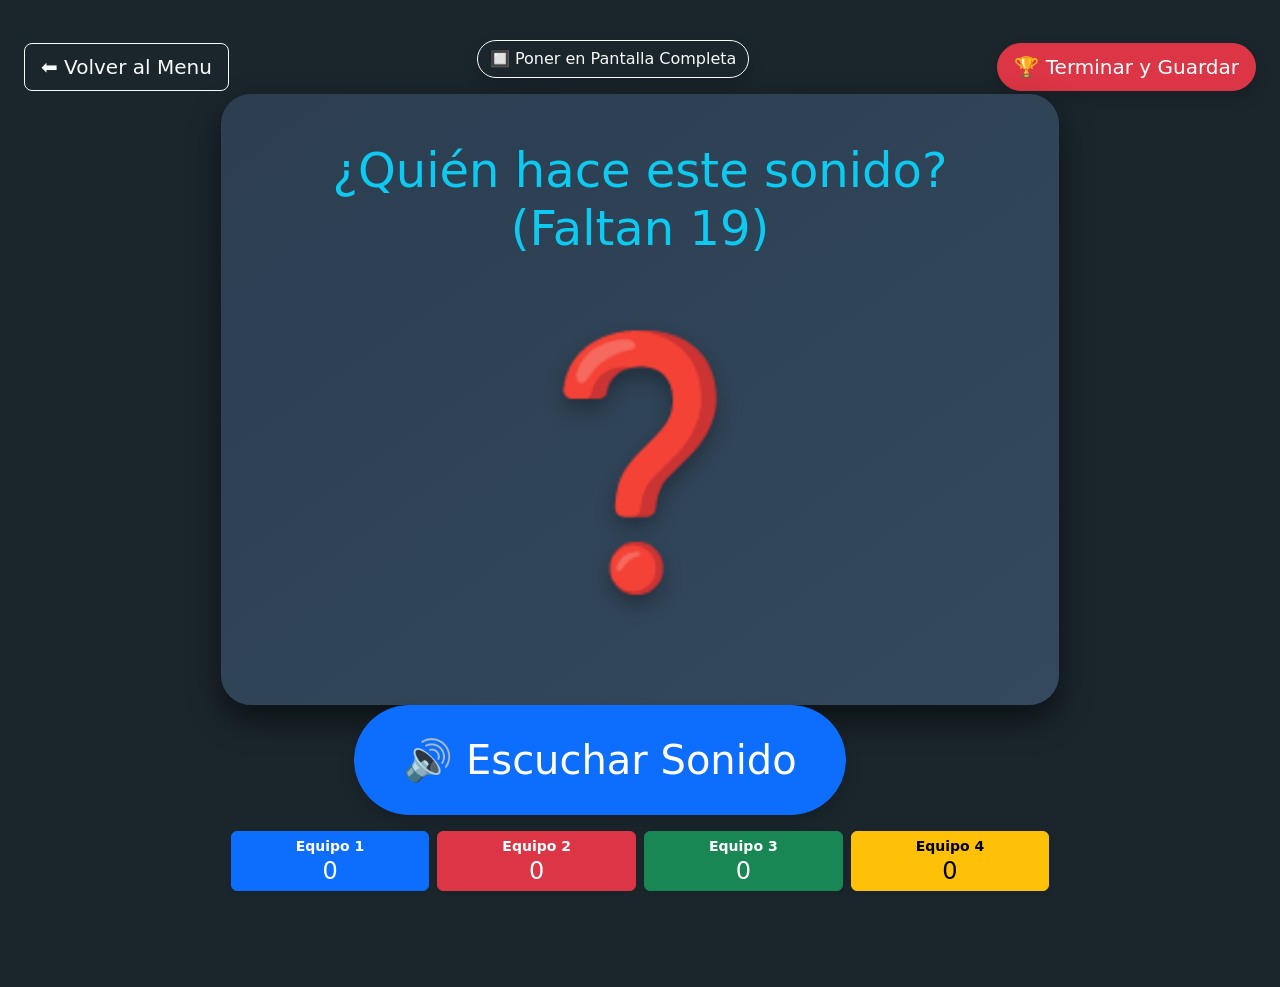
<file: Pages/adivina-animal.html>
<!DOCTYPE html>
<html lang="es">

<head>
    <meta charset="UTF-8">
    <meta name="viewport" content="width=device-width, initial-scale=1.0">
    <title>¿Qué animal es?</title>
    <link href="https://cdn.jsdelivr.net/npm/bootstrap@5.3.3/dist/css/bootstrap.min.css" rel="stylesheet">
    <style>
        body {
            background-color: #1a252c;
            color: white;
        }

        /* Fondo oscuro de misterio */

        .caja-misterio {
            background: linear-gradient(145deg, #2c3e50, #34495e);
            border-radius: 30px;
            box-shadow: 0 15px 30px rgba(0, 0, 0, 0.5);
            transition: all 0.5s ease;
        }

        .icono-gigante {
            font-size: 8rem;
            text-shadow: 0 10px 20px rgba(0, 0, 0, 0.3);
        }

        .texto-revelado {
            font-size: 4rem;
            font-weight: bold;
            text-transform: uppercase;
            color: #f1c40f;
        }

        @media (min-width: 1200px) {
            .icono-gigante {
                font-size: 15rem;
            }

            .texto-revelado {
                font-size: 8rem;
            }
        }

        /* Animación de latido para el botón de escuchar */
        @keyframes latido {
            0% {
                transform: scale(1);
            }

            50% {
                transform: scale(1.05);
            }

            100% {
                transform: scale(1);
            }
        }

        .btn-latido {
            animation: latido 2s infinite;
        }
    </style>
</head>

<body>
    <main class="container-fluid min-vh-100 d-flex flex-column justify-content-between p-4 text-center">

        <header class="row mt-3">
            <div class="col-12 d-flex justify-content-between align-items-center">
                <a href="../index.html" class="btn btn-outline-light btn-lg">⬅ Volver al Menu</a>
                <button onclick="activarPantallaCompleta()" class="btn btn-outline-light mb-3 shadow rounded-pill">
                    🔲 Poner en Pantalla Completa
                </button>
                <button id="btn-finalizar" class="btn btn-danger btn-lg shadow rounded-pill">🏆 Terminar y
                    Guardar</button>
            </div>
        </header>

        <section class="row flex-grow-1 align-items-center justify-content-center">
            <div class="col-12 col-md-8 caja-misterio p-5">

                <h2 class="display-5 text-info mb-4" id="titulo-estado">¿Quién hace este sonido?</h2>

                <div class="icono-gigante mb-3" id="grafico-centro">❓</div>

                <div class="texto-revelado d-none" id="nombre-animal">LEÓN</div>

            </div>
        </section>

        <footer class="row pb-5 justify-content-center gap-3">
            <div class="col-auto">
                <button id="btn-reproducir"
                    class="btn btn-primary btn-lg shadow fs-1 px-5 py-4 rounded-pill btn-latido">
                    🔊 Escuchar Sonido
                </button>
            </div>
            <div class="col-auto">
                <button id="btn-revelar"
                    class="btn btn-warning btn-lg shadow fs-1 px-5 py-4 rounded-pill d-none text-dark fw-bold">
                    👀 Revelar Animal
                </button>
            </div>
            <div class="col-auto">
                <button id="btn-siguiente" class="btn btn-success btn-lg shadow fs-1 px-5 py-4 rounded-pill d-none">
                    Siguiente ➡
                </button>
            </div>
            <div class="container mb-4">
                <div class="row justify-content-center g-2" id="contenedor-puntajes">
                </div>
            </div>
        </footer>
    </main>

    <script src="../js/historial.js"></script>
    <script src="../js/animales.js"></script>
    <script>
        function activarPantallaCompleta() {
            let elem = document.documentElement;
            if (!document.fullscreenElement) {
                if (elem.requestFullscreen) { elem.requestFullscreen(); }
                else if (elem.webkitRequestFullscreen) { elem.webkitRequestFullscreen(); } // Safari
                else if (elem.msRequestFullscreen) { elem.msRequestFullscreen(); } // IE11
            } else {
                if (document.exitFullscreen) { document.exitFullscreen(); }
                else if (document.webkitExitFullscreen) { document.webkitExitFullscreen(); }
            }
        }
    </script>
</body>

</html>
</file>
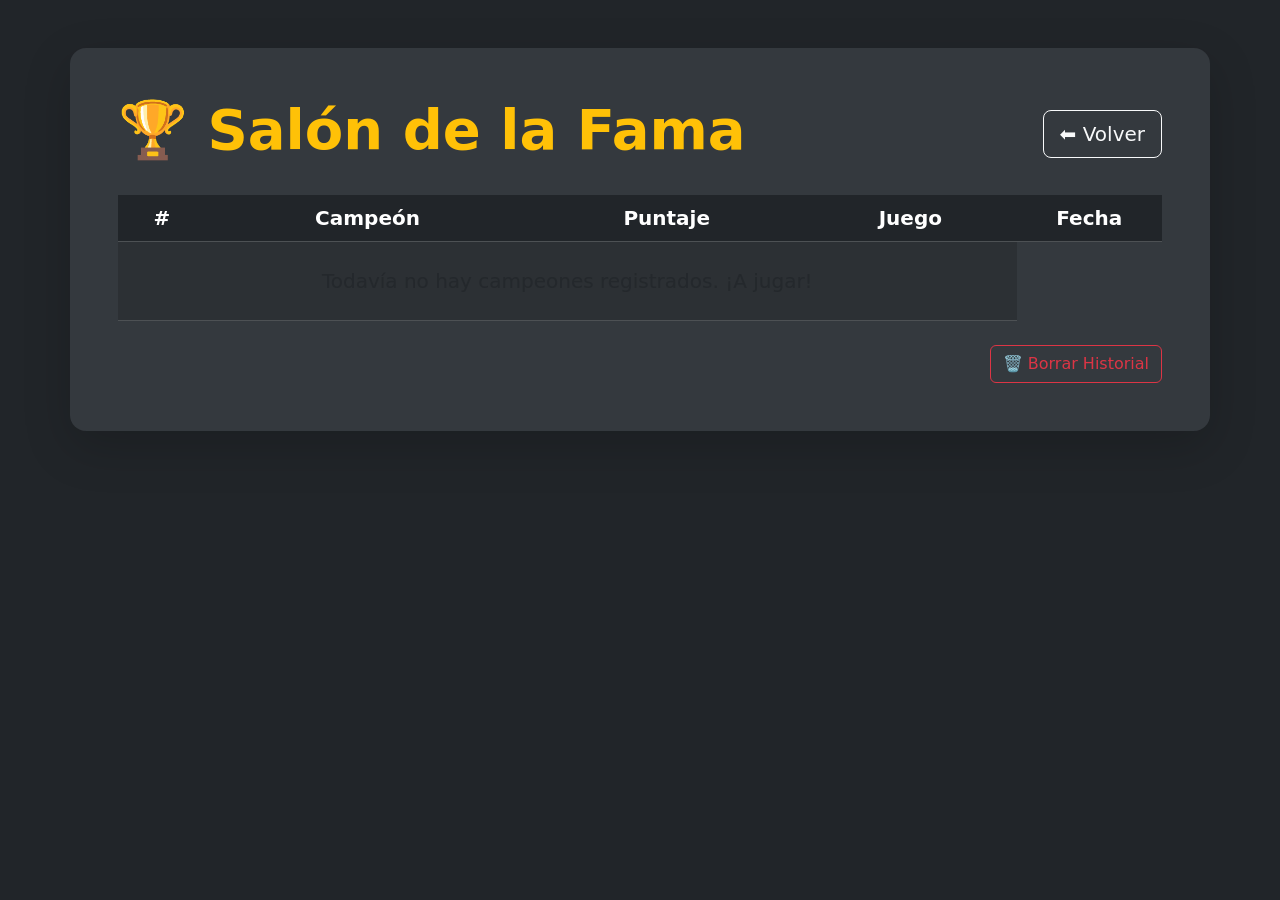
<file: Pages/historial.html>
<!DOCTYPE html>
<html lang="es">
<head>
    <meta charset="UTF-8">
    <title>Salón de la Fama</title>
    <link href="https://cdn.jsdelivr.net/npm/bootstrap@5.3.3/dist/css/bootstrap.min.css" rel="stylesheet">
</head>
<body class="bg-dark text-white p-5">
    
    <div class="container bg-secondary bg-opacity-25 p-5 rounded-4 shadow-lg">
        <div class="d-flex justify-content-between align-items-center mb-4">
            <h1 class="display-4 text-warning fw-bold">🏆 Salón de la Fama</h1>
            <a href="../index.html" class="btn btn-outline-light btn-lg">⬅ Volver</a>
        </div>

        <table class="table table-dark table-hover table-striped align-middle text-center fs-5">
            <thead>
                <tr>
                    <th>#</th>
                    <th>Campeón</th>
                    <th>Puntaje</th>
                    <th>Juego</th>
                    <th>Fecha</th>
                </tr>
            </thead>
            <tbody id="tabla-historial">
            </tbody>
        </table>

        <div class="text-end mt-4">
            <button onclick="borrarHistorial()" class="btn btn-outline-danger">🗑️ Borrar Historial</button>
        </div>
    </div>

    <script src="../js/historial.js"></script>
    <script>
        // Apenas carga la página, le decimos que dibuje la tabla
        renderizarHistorial('tabla-historial');
    </script>
</body>
</html>
</file>
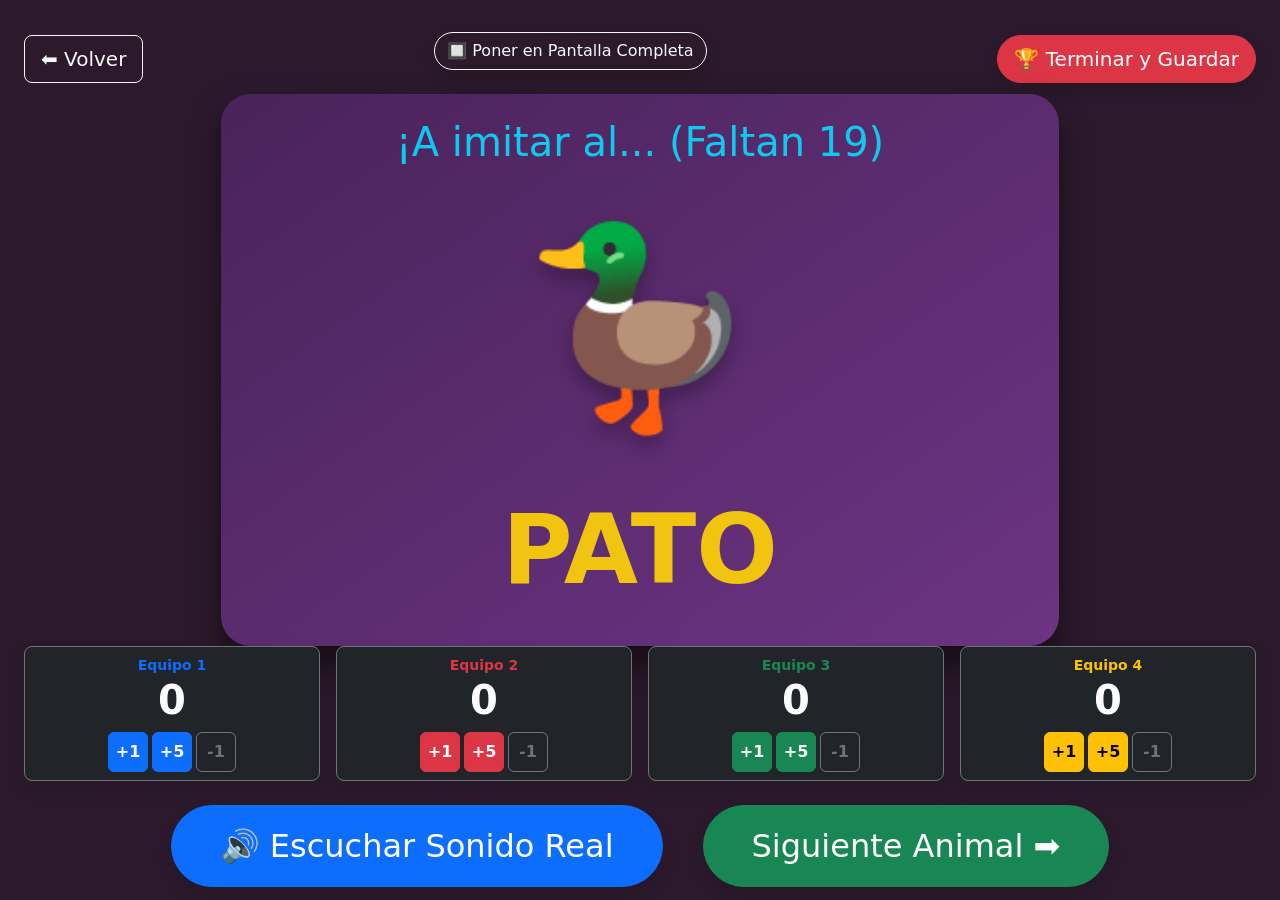
<file: Pages/imitar-animal.html>
<!DOCTYPE html>
<html lang="es">

<head>
    <meta charset="UTF-8">
    <meta name="viewport" content="width=device-width, initial-scale=1.0">
    <title>¡A Imitar!</title>
    <link href="https://cdn.jsdelivr.net/npm/bootstrap@5.3.3/dist/css/bootstrap.min.css" rel="stylesheet">
    <link rel="stylesheet" href="../style/estilos.css">
    <style>
        body {
            background-color: #2c1a2c;
            color: white;
        }

        /* Un fondo un poco más violeta para diferenciarlo */
        .caja-escenario {
            background: linear-gradient(145deg, #4a235a, #6c3483);
            border-radius: 30px;
            box-shadow: 0 15px 30px rgba(0, 0, 0, 0.5);
            transition: all 0.5s ease;
        }

        .icono-gigante {
            font-size: 8rem;
            text-shadow: 0 10px 20px rgba(0, 0, 0, 0.3);
        }

        .texto-animal {
            font-size: 4rem;
            font-weight: bold;
            text-transform: uppercase;
            color: #f1c40f;
        }

        @media (min-width: 1200px) {
            .icono-gigante {
                font-size: 12rem;
            }

            .texto-animal {
                font-size: 6rem;
            }
        }

        /* Botones de puntaje pequeños */
        .btn-punto {
            width: 40px;
            height: 40px;
            padding: 0;
            display: inline-flex;
            align-items: center;
            justify-content: center;
            font-weight: bold;
        }
    </style>
</head>

<body class="overflow-hidden">
    <main class="container-fluid vh-100 d-flex flex-column justify-content-between p-4 text-center">

        <header class="row mt-2">
            <div class="col-12 d-flex justify-content-between align-items-center">
                <a href="../index.html" class="btn btn-outline-light btn-lg">⬅ Volver</a>
                <button onclick="activarPantallaCompleta()" class="btn btn-outline-light mb-3 shadow rounded-pill">
                    🔲 Poner en Pantalla Completa
                </button>
                <button id="btn-finalizar" class="btn btn-danger btn-lg shadow rounded-pill">🏆 Terminar y
                    Guardar</button>
            </div>
        </header>

        <section class="row flex-grow-1 align-items-center justify-content-center mt-2">
            <div class="col-12 col-md-8 caja-escenario p-4">
                <h2 class="display-6 text-info mb-3" id="titulo-estado">¡Prepárense para imitar al...</h2>
                <div class="icono-gigante mb-2" id="grafico-centro">🎭</div>
                <div class="texto-animal" id="nombre-animal">ANIMAL</div>
            </div>
        </section>

        <div class="row justify-content-center g-3 mb-4" id="contenedor-puntajes">
        </div>

        <footer class="row pb-3 justify-content-center gap-3">
            <div class="col-auto">
                <button id="btn-reproducir" class="btn btn-primary btn-lg shadow fs-2 px-5 py-3 rounded-pill">
                    🔊 Escuchar Sonido Real
                </button>
            </div>
            <div class="col-auto">
                <button id="btn-siguiente" class="btn btn-success btn-lg shadow fs-2 px-5 py-3 rounded-pill">
                    Siguiente Animal ➡
                </button>
            </div>
        </footer>
    </main>

    <script src="../js/historial.js"></script>
    <script src="../js/imitar.js"></script>
    <script>
        function activarPantallaCompleta() {
            let elem = document.documentElement;
            if (!document.fullscreenElement) {
                if (elem.requestFullscreen) { elem.requestFullscreen(); }
                else if (elem.webkitRequestFullscreen) { elem.webkitRequestFullscreen(); } // Safari
                else if (elem.msRequestFullscreen) { elem.msRequestFullscreen(); } // IE11
            } else {
                if (document.exitFullscreen) { document.exitFullscreen(); }
                else if (document.webkitExitFullscreen) { document.webkitExitFullscreen(); }
            }
        }
    </script>
</body>

</html>
</file>
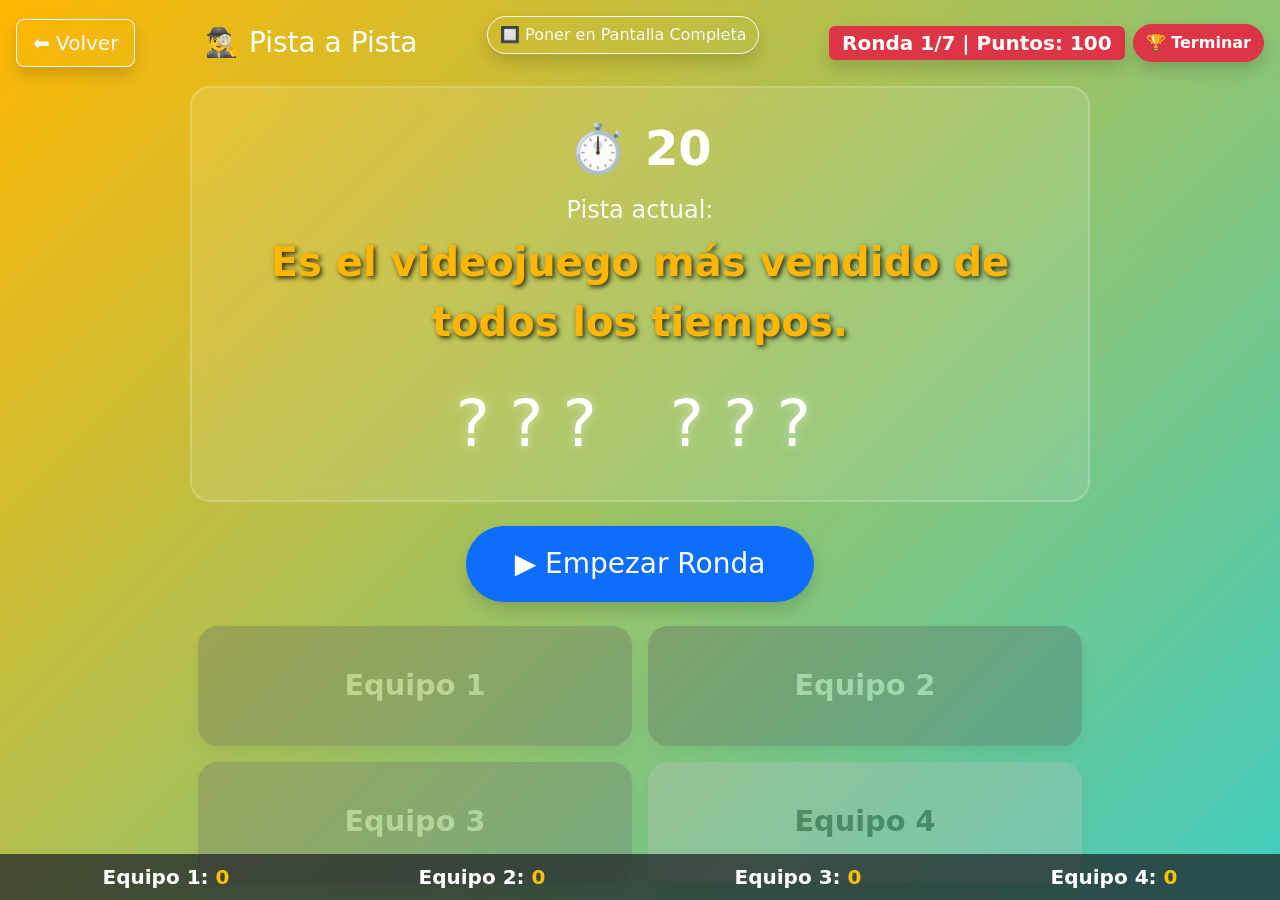
<file: Pages/pistas.html>
<!DOCTYPE html>
<html lang="es">

<head>
    <meta charset="UTF-8">
    <meta name="viewport" content="width=device-width, initial-scale=1.0">
    <title>Pista a Pista</title>
    <link href="https://cdn.jsdelivr.net/npm/bootstrap@5.3.3/dist/css/bootstrap.min.css" rel="stylesheet">
    <link rel="stylesheet" href="../style/estilos.css">
    <style>
        .letras-misterio {
            font-family: monospace;
            font-size: 4rem;
            letter-spacing: 15px;
            text-transform: uppercase;
            text-shadow: 0 0 10px rgba(255, 255, 255, 0.5);
            min-height: 100px;
        }

        .btn-pulsador {
            height: 120px;
            font-size: 1.8rem;
            border-radius: 20px;
            font-weight: bold;
            transition: transform 0.1s;
        }

        .btn-pulsador:active {
            transform: scale(0.95);
        }

        .bloqueado {
            opacity: 0.3;
            pointer-events: none;
            filter: grayscale(100%);
        }

        .reloj-ronda {
            font-size: 3rem;
            font-weight: bold;
        }

        .pista-texto {
            font-size: 2.5rem;
            color: #ffb703;
            font-weight: bold;
            text-shadow: 2px 2px 5px rgba(0, 0, 0, 0.8);
        }
    </style>
</head>

<body class="pantalla-principal d-flex flex-column min-vh-100 p-3 text-center">

    <header class="d-flex justify-content-between align-items-center mb-3">
        <a href="../index.html" class="btn btn-outline-light btn-lg shadow">⬅ Volver</a>
        <h3 class="text-white m-0">🕵️‍♂️ Pista a Pista</h3>
        <button onclick="activarPantallaCompleta()" class="btn btn-outline-light mb-3 shadow rounded-pill">
            🔲 Poner en Pantalla Completa
        </button>
        <div class="d-flex align-items-center gap-2">
            <span class="badge bg-danger fs-5 shadow" id="ronda-display">Ronda 1/7 | Puntos: 100</span>
            <button id="btn-finalizar" class="btn btn-danger shadow rounded-pill fw-bold">🏆 Terminar</button>
        </div>
    </header>

    <section class="flex-grow-1 d-flex flex-column justify-content-center align-items-center mb-4">

        <div class="tarjeta-menu p-4 w-100 mb-4" style="max-width: 900px;">
            <div class="reloj-ronda text-white mb-2">⏱️ <span id="tiempo-display">20</span></div>
            <p class="text-light mb-1 fs-4">Pista actual:</p>
            <div id="contenedor-pista" class="pista-texto mb-4">Pulsen "Empezar" para ver la primera pista</div>

            <div id="palabra-secreta" class="letras-misterio text-white">? ? ? ?</div>
        </div>

        <div class="mb-4 d-flex flex-column align-items-center gap-2">
            <button id="btn-iniciar" class="btn btn-primary btn-lg px-5 py-3 fs-3 rounded-pill shadow">▶️ Empezar
                Ronda</button>

            <button id="btn-omitir-tiempo"
                class="btn btn-outline-light bg-dark bg-opacity-50 btn-lg px-4 py-2 fs-5 rounded-pill shadow d-none">
                ⏭️ Nadie sabe (Adelantar)
            </button>

            <button id="btn-siguiente-pista"
                class="btn btn-warning btn-lg px-5 py-3 fs-3 rounded-pill shadow d-none">Siguiente Pista ⏭️</button>
        </div>

        <div id="zona-respuesta" class="d-none w-100 mb-4" style="max-width: 600px;">
            <h3 id="mensaje-responde" class="text-white mb-3">¡Equipo 1 responde!</h3>
            <div class="input-group input-group-lg shadow">
                <input type="text" id="input-palabra" class="form-control text-center text-uppercase fs-3"
                    placeholder="Escribí la palabra acá..." autocomplete="off">
                <button id="btn-enviar-respuesta" class="btn btn-success px-4 fw-bold fs-4">Enviar ✅</button>
            </div>
            <button id="btn-cancelar" class="btn btn-danger mt-3 fw-bold shadow">❌ Me equivoqué (Cancelar)</button>
        </div>

        <div class="row justify-content-center g-3 w-100" id="contenedor-pulsadores" style="max-width: 900px;"></div>

    </section>

    <div class="fixed-bottom p-2 bg-dark bg-opacity-75 d-flex justify-content-around fs-5" id="mini-puntos"></div>

    <script src="https://cdn.jsdelivr.net/npm/bootstrap@5.3.3/dist/js/bootstrap.bundle.min.js"></script>
    <script src="../js/historial.js"></script>
    <script src="../js/pistas.js"></script>
    <script>
        function activarPantallaCompleta() {
            let elem = document.documentElement;
            if (!document.fullscreenElement) {
                if (elem.requestFullscreen) { elem.requestFullscreen(); }
                else if (elem.webkitRequestFullscreen) { elem.webkitRequestFullscreen(); } // Safari
                else if (elem.msRequestFullscreen) { elem.msRequestFullscreen(); } // IE11
            } else {
                if (document.exitFullscreen) { document.exitFullscreen(); }
                else if (document.webkitExitFullscreen) { document.webkitExitFullscreen(); }
            }
        }
    </script>
</body>

</html>
</file>
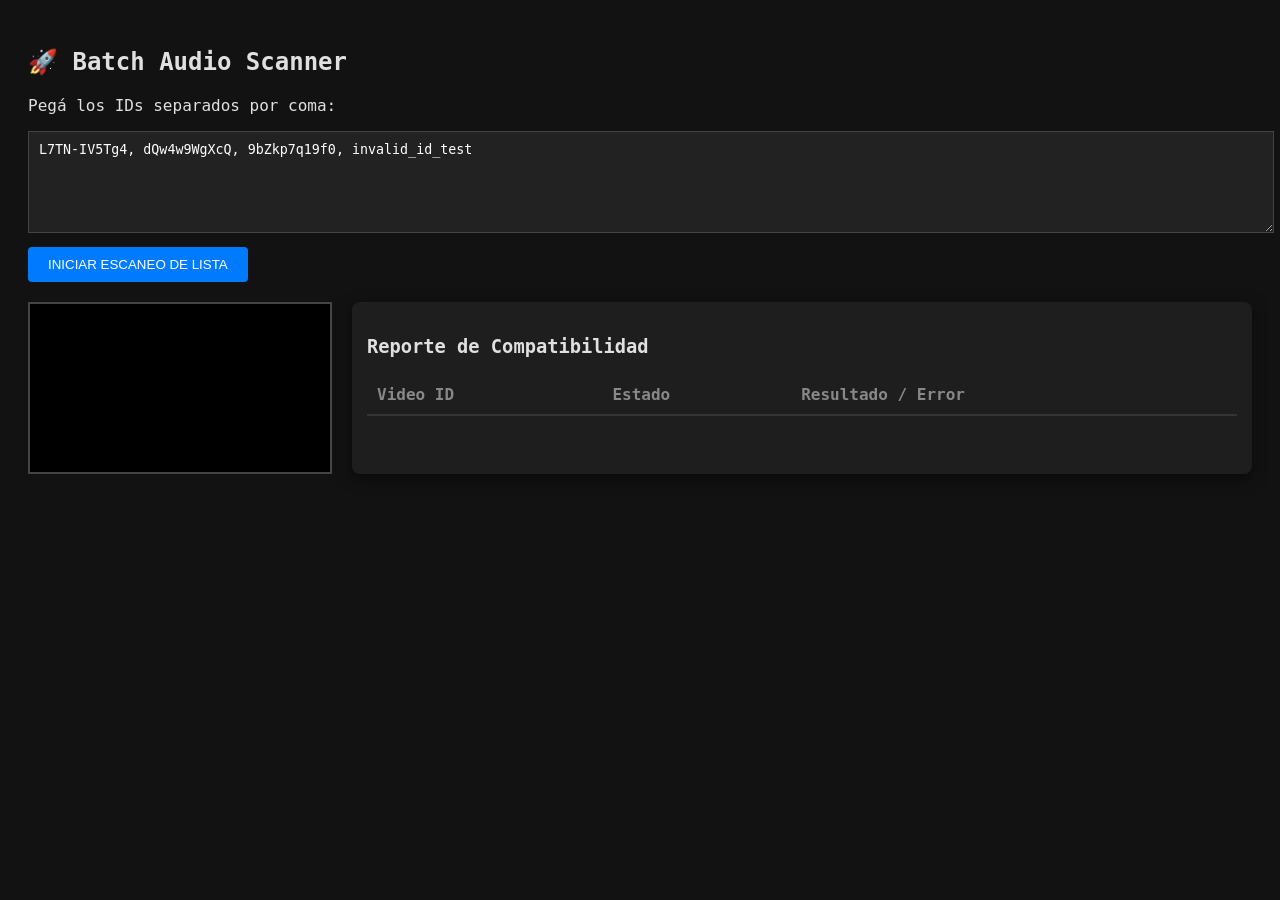
<file: Pages/prueba.html>
<!DOCTYPE html>
<html lang="es">
<head>
    <meta charset="UTF-8">
    <title>Scanner Pro: Playlist Validator</title>
    <style>
        body { background: #121212; color: #e0e0e0; font-family: 'Cascadia Code', monospace; padding: 20px; }
        .container { display: flex; gap: 20px; }
        
        #player-container { 
            width: 300px; height: 168px; 
            background: #000; border: 2px solid #444;
            position: sticky; top: 20px;
        }

        .log-panel { flex-grow: 1; background: #1e1e1e; border-radius: 8px; padding: 15px; box-shadow: 0 4px 15px rgba(0,0,0,0.5); }
        
        table { width: 100%; border-collapse: collapse; margin-top: 10px; }
        th { text-align: left; border-bottom: 2px solid #333; padding: 10px; color: #888; }
        td { padding: 8px 10px; border-bottom: 1px solid #222; font-size: 13px; }
        
        .status-ready { color: #00ff88; }
        .status-error { color: #ff4444; font-weight: bold; }
        .status-testing { color: #ffaa00; animation: blink 1s infinite; }
        
        @keyframes blink { 50% { opacity: 0.5; } }
        
        textarea { width: 100%; height: 80px; background: #222; color: #fff; border: 1px solid #444; padding: 10px; margin-bottom: 10px; }
        button { background: #007bff; color: white; border: none; padding: 10px 20px; cursor: pointer; border-radius: 4px; }
        button:disabled { background: #444; }
    </style>
</head>
<body>

    <h2>🚀 Batch Audio Scanner</h2>
    <p>Pegá los IDs separados por coma:</p>
    <textarea id="idInput">L7TN-IV5Tg4, dQw4w9WgXcQ, 9bZkp7q19f0, invalid_id_test</textarea>
    <button id="startBtn" onclick="startValidation()">INICIAR ESCANEO DE LISTA</button>

    <div class="container" style="margin-top: 20px;">
        <div id="player-container">
            <div id="player"></div>
        </div>

        <div class="log-panel">
            <h3>Reporte de Compatibilidad</h3>
            <table>
                <thead>
                    <tr>
                        <th>Video ID</th>
                        <th>Estado</th>
                        <th>Resultado / Error</th>
                    </tr>
                </thead>
                <tbody id="reportTable">
                    </tbody>
            </table>
        </div>
    </div>

    <script>
        let player;
        let videoQueue = [];
        let currentIndex = -1;
        let results = [];

        // Inicializar API
        var tag = document.createElement('script');
        tag.src = "https://www.youtube.com/iframe_api";
        document.head.appendChild(tag);

        function onYouTubeIframeAPIReady() {
            console.log("API Lista");
        }

        function startValidation() {
            const input = document.getElementById('idInput').value;
            videoQueue = input.split(',').map(s => s.trim()).filter(s => s);
            if (videoQueue.length === 0) return;

            document.getElementById('reportTable').innerHTML = "";
            document.getElementById('startBtn').disabled = true;
            currentIndex = -1;
            nextVideo();
        }

        function nextVideo() {
            currentIndex++;
            if (currentIndex >= videoQueue.length) {
                document.getElementById('startBtn').disabled = false;
                return alert("Escaneo finalizado");
            }

            const currentId = videoQueue[currentIndex];
            initPlayer(currentId);
        }

        function initPlayer(id) {
            // Limpiar frame anterior si existe
            if (player) player.destroy();

            // Crear fila en la tabla
            const row = document.createElement('tr');
            row.id = `row-${id}`;
            row.innerHTML = `<td>${id}</td><td class="status-testing">PROBANDO...</td><td>-</td>`;
            document.getElementById('reportTable').appendChild(row);

            player = new YT.Player('player', {
                height: '168', width: '300', videoId: id,
                playerVars: { 'autoplay': 1, 'controls': 0, 'mute': 1 }, // Mute para no volverte loco
                events: {
                    'onStateChange': (e) => {
                        if (e.data === 1) { // PLAYING
                            updateRow(id, 'READY', 'status-ready', 'Funciona OK');
                            setTimeout(nextVideo, 1000); // Espera un segundo y pasa al siguiente
                        }
                    },
                    'onError': (e) => {
                        const errorMap = { 2: 'ID Inválido', 5: 'HTML5 Error', 100: 'No encontrado', 101: 'Bloqueado (No Embebible)', 150: 'Bloqueado (Copyright/Vevo)' };
                        updateRow(id, 'ERROR', 'status-error', errorMap[e.data] || 'Error desconocido');
                        nextVideo();
                    }
                }
            });
        }

        function updateRow(id, status, className, detail) {
            const row = document.getElementById(`row-${id}`);
            if (row) {
                row.cells[1].className = className;
                row.cells[1].innerText = status;
                row.cells[2].innerText = detail;
            }
        }
    </script>
</body>
</html>
</file>
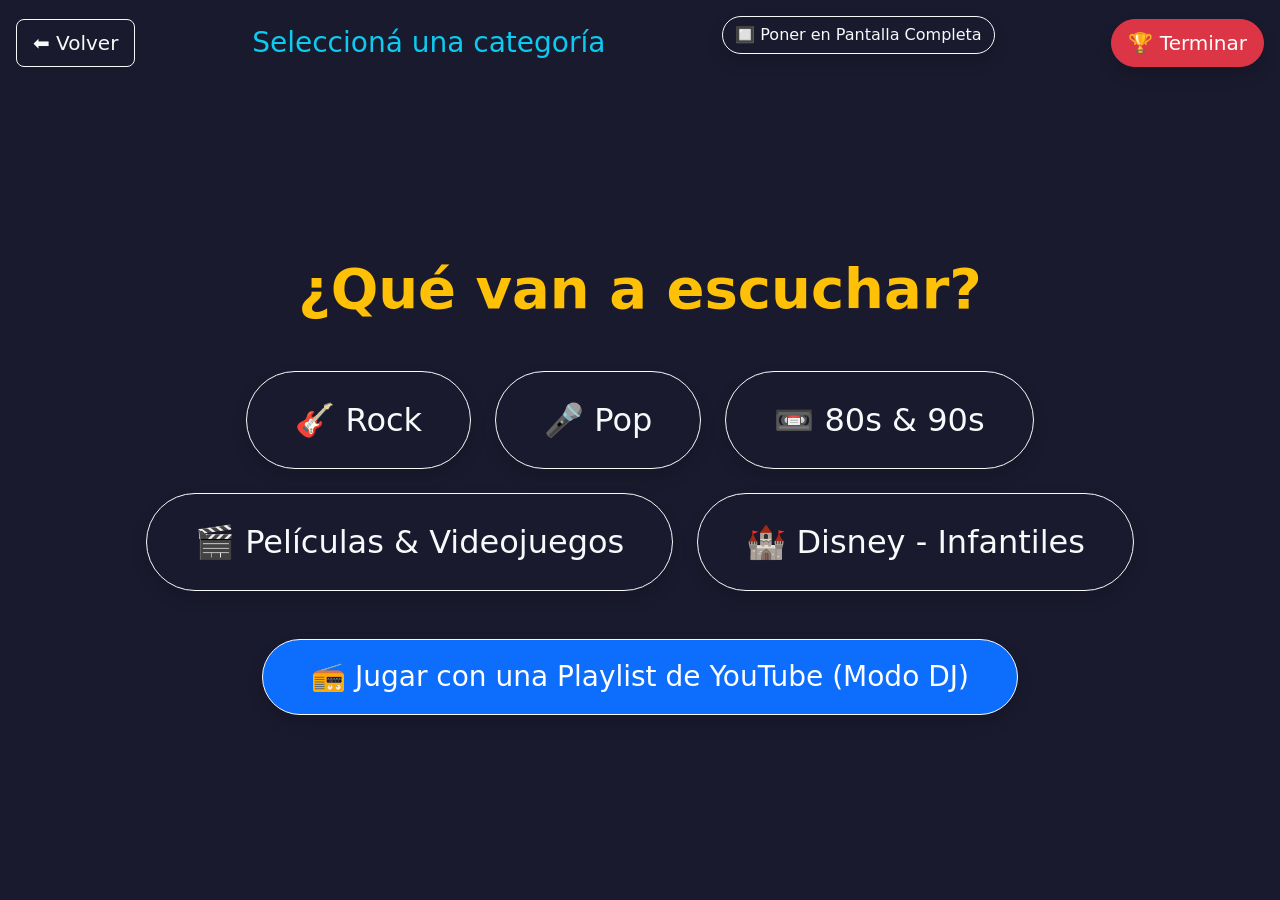
<file: Pages/pulsadores.html>
<!DOCTYPE html>
<html lang="es">

<head>
    <meta charset="UTF-8">
    <meta name="viewport" content="width=device-width, initial-scale=1.0">
    <title>Adivina la Canción</title>
    <link href="https://cdn.jsdelivr.net/npm/bootstrap@5.3.3/dist/css/bootstrap.min.css" rel="stylesheet">
    <link rel="stylesheet" href="../style/estilos.css">
</head>

<body class="d-flex flex-column min-vh-100 p-3 text-center">

    <header class="row mb-3">
        <div class="col-12 d-flex justify-content-between align-items-center">
            <a href="../index.html" class="btn btn-outline-light btn-lg">⬅ Volver</a>
            <h3 class="text-info m-0" id="contador-canciones">Seleccioná una categoría</h3>
            <button onclick="activarPantallaCompleta()" class="btn btn-outline-light mb-3 shadow rounded-pill">
                🔲 Poner en Pantalla Completa
            </button>
            <button id="btn-finalizar" class="btn btn-danger btn-lg shadow rounded-pill">🏆 Terminar</button>
        </div>
    </header>

    <section id="seleccion-categoria" class="flex-grow-1 d-flex flex-column justify-content-center align-items-center">
        <h1 class="display-4 mb-5 text-warning fw-bold">¿Qué van a escuchar?</h1>
        <div class="d-flex gap-4 flex-wrap justify-content-center mb-5">
            <button onclick="iniciarCategoria('rock')"
                class="btn btn-outline-light btn-lg px-5 py-4 fs-2 rounded-pill shadow">🎸 Rock</button>
            <button onclick="iniciarCategoria('pop')"
                class="btn btn-outline-light btn-lg px-5 py-4 fs-2 rounded-pill shadow">🎤 Pop</button>
            <button onclick="iniciarCategoria('los8090s')"
                class="btn btn-outline-light btn-lg px-5 py-4 fs-2 rounded-pill shadow">📼 80s & 90s</button>
            <button onclick="iniciarCategoria('peliculas_videojuegos')"
                class="btn btn-outline-light btn-lg px-5 py-4 fs-2 rounded-pill shadow">🎬 Películas &
                Videojuegos</button>
            <button onclick="iniciarCategoria('Disney')"
                class="btn btn-outline-light btn-lg px-5 py-4 fs-2 rounded-pill shadow">🏰 Disney - Infantiles</button>
        </div>

        <button type="button" class="btn btn-primary btn-lg shadow rounded-pill fs-3 px-5 py-3 border border-light"
            data-bs-toggle="modal" data-bs-target="#modalPlaylist">
            📻 Jugar con una Playlist de YouTube (Modo DJ)
        </button>
    </section>

    <section id="juego-musica" class="flex-grow-1 d-flex flex-column justify-content-around d-none">
        <div id="contenedor-reproductor" class="reproductor-fantasma mb-3">
            <div id="yt-player"></div>
        </div>

        <div class="row justify-content-center mb-2">
            <div class="col-12">
                <div id="temporizador-display" class="reloj-gigante text-white d-none">45</div>
            </div>
            <div class="col-auto mt-2">
                <button id="btn-reproducir" class="btn btn-primary btn-lg shadow fs-1 px-5 py-3 rounded-pill">
                    ▶️ Reproducir Canción
                </button>
            </div>
        </div>

        <h2 id="mensaje-estado" class="text-warning mb-2">¡Escuchen atentamente!</h2>

        <div class="row justify-content-center g-3 mb-3" id="contenedor-pulsadores"></div>

        <div class="row justify-content-center g-2 d-none" id="controles-presentador">
            <div class="col-12 d-flex flex-wrap justify-content-center gap-2 mb-2">
                <button id="btn-exacto" class="btn btn-success btn-lg fs-4 shadow">✅ Nombre (+10)</button>
                <button id="btn-artista" class="btn btn-info btn-lg fs-4 shadow">🎤 Artista (+7)</button>
                <button id="btn-melodia" class="btn btn-warning btn-lg text-dark fs-4 shadow">🎶 Melodía (+5)</button>
            </div>
            <div class="col-12 d-flex flex-wrap justify-content-center gap-2 mb-3">
                <button id="btn-incorrecto" class="btn btn-danger btn-lg fs-4 shadow">❌ Erró (-2 pts)</button>
                <button id="btn-siguiente" class="btn btn-secondary btn-lg fs-4 shadow">⏭️ Pasar Tema</button>
            </div>
            <div class="col-12 border-top border-secondary pt-3 mt-4" style="padding-bottom: 120px;">
                <button id="btn-revelar-video" class="btn btn-outline-warning btn-lg mb-3 shadow fs-4">👁️ Mostrar Video
                    en Pantalla</button>
                <br>
                <p class="text-secondary small mb-1">Respuesta del DJ 👇</p>

                <button id="btn-revelar-nombre" class="btn btn-outline-info mb-2 shadow">🕵️‍♂️ Revelar Nombre de la
                    Canción</button>

                <div id="contenedor-respuesta-secreta" class="d-none">
                    <span class="badge bg-dark text-info fs-5 border border-secondary p-3"
                        id="respuesta-secreta">Cargando...</span>
                </div>
            </div>
        </div>

        <div class="row justify-content-center g-2 d-none" id="controles-tiempo-agotado">
            <div class="col-12 mb-3">
                <h3 class="text-danger fw-bold display-5">¡TIEMPO AGOTADO!</h3>
                <h4 class="text-light bg-dark border border-warning p-3 rounded-3 shadow" id="respuesta-tiempo-agotado">
                    La canción era...</h4>
            </div>
            <div class="col-12 mb-2">
                <h5 class="text-warning">¿Qué equipo estuvo más cerca? (+2 puntos)</h5>
            </div>
            <div class="col-12 d-flex flex-wrap justify-content-center gap-2 mb-4" id="botones-mas-cerca"></div>
            <div class="col-12 pb-5">
                <button id="btn-nadie-cerca" class="btn btn-secondary btn-lg px-5 shadow">Nadie (Siguiente Tema
                    ⏭️)</button>
            </div>
        </div>

        <div class="fixed-bottom p-2 bg-dark bg-opacity-75 d-flex justify-content-around fs-5" id="mini-puntos"></div>
    </section>

    <div class="modal fade text-dark" id="modalPlaylist" tabindex="-1">
        <div class="modal-dialog modal-dialog-centered">
            <div class="modal-content">
                <div class="modal-header bg-primary text-white">
                    <h5 class="modal-title">📻 Cargar Playlist Secreta</h5>
                    <button type="button" class="btn-close btn-close-white" data-bs-dismiss="modal"></button>
                </div>
                <div class="modal-body text-start">
                    <p class="text-muted small">Pegá el link de una lista de reproducción de YouTube. El juego la
                        mezclará al azar y esconderá los videos para que el DJ también pueda jugar.</p>
                    <div class="mb-3">
                        <label class="form-label fw-bold">Enlace de la Playlist de YouTube</label>
                        <input type="text" id="link-playlist" class="form-control"
                            placeholder="Ej: https://youtube.com/playlist?list=PL...">
                        <small class="text-danger fw-bold">Asegurate que diga "list=" en el link.</small>
                    </div>
                </div>
                <div class="modal-footer">
                    <button type="button" class="btn btn-secondary" data-bs-dismiss="modal">Cerrar</button>
                    <button type="button" class="btn btn-primary fw-bold" onclick="iniciarConPlaylist()">Empezar a
                        Jugar</button>
                </div>
            </div>
        </div>
    </div>

    <script src="https://cdn.jsdelivr.net/npm/bootstrap@5.3.3/dist/js/bootstrap.bundle.min.js"></script>
    <script src="https://www.youtube.com/iframe_api"></script>

    <script src="../js/historial.js"></script>

    <script src="../js/db-canciones.js"></script>
    <script src="../js/pulsadores.js"></script>

    <script>
        function activarPantallaCompleta() {
            let elem = document.documentElement;
            if (!document.fullscreenElement) {
                if (elem.requestFullscreen) { elem.requestFullscreen(); }
                else if (elem.webkitRequestFullscreen) { elem.webkitRequestFullscreen(); } // Safari
                else if (elem.msRequestFullscreen) { elem.msRequestFullscreen(); } // IE11
            } else {
                if (document.exitFullscreen) { document.exitFullscreen(); }
                else if (document.webkitExitFullscreen) { document.webkitExitFullscreen(); }
            }
        }
    </script>
</body>

</html>
</file>
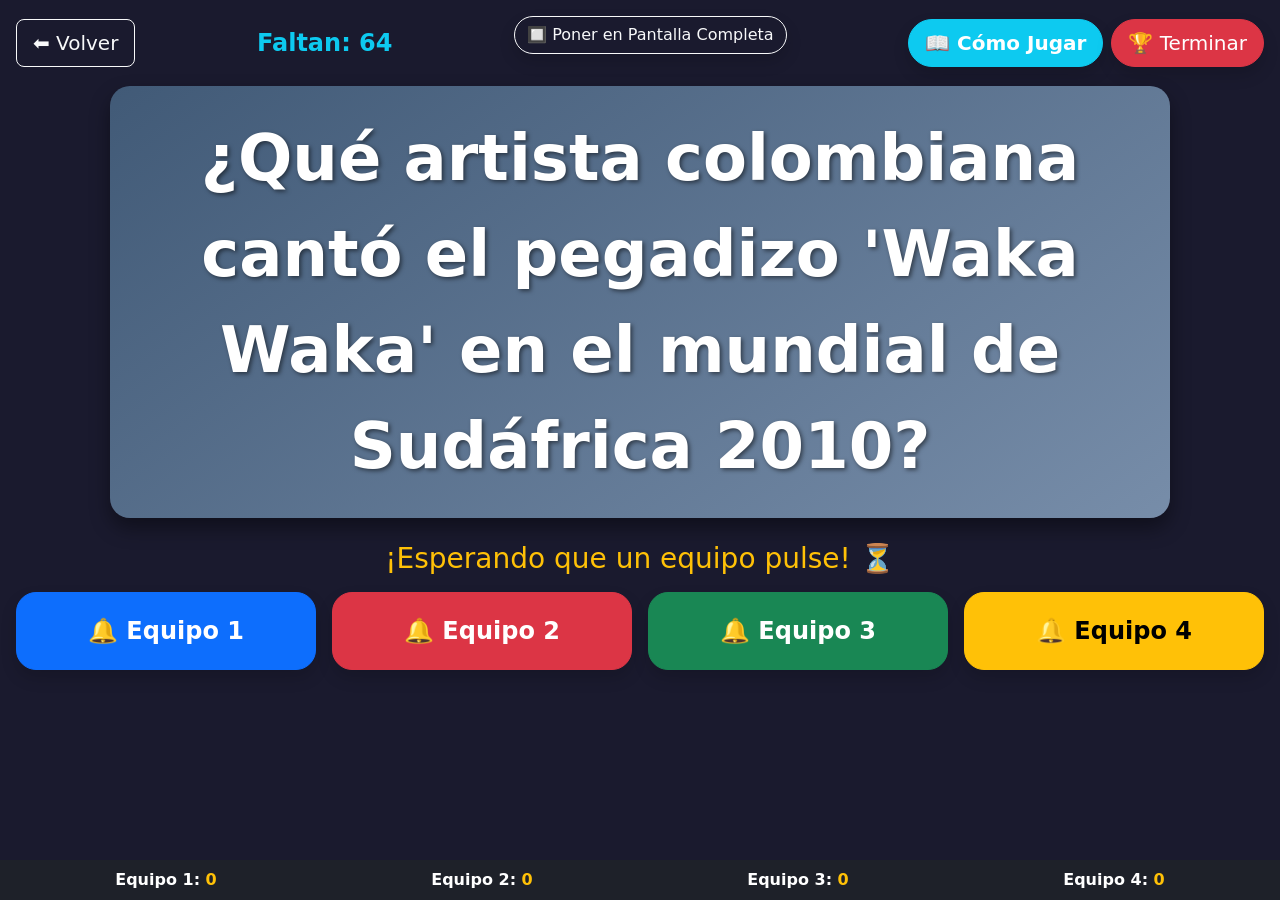
<file: Pages/quiz.html>
<!DOCTYPE html>
<html lang="es">

<head>
    <meta charset="UTF-8">
    <meta name="viewport" content="width=device-width, initial-scale=1.0">
    <title>Trivia Familiar</title>
    <link href="https://cdn.jsdelivr.net/npm/bootstrap@5.3.3/dist/css/bootstrap.min.css" rel="stylesheet">
    <link rel="stylesheet" href="../style/estilos.css">
</head>

<body class="d-flex flex-column min-vh-100 p-3 text-center">

    <header class="row mb-3">
        <div class="col-12 d-flex justify-content-between align-items-center">
            <a href="../index.html" class="btn btn-outline-light btn-lg">⬅ Volver</a>
            <div id="contador-preguntas" class="fs-4 fw-bold text-info">Preguntas: ?</div>
            <button onclick="activarPantallaCompleta()" class="btn btn-outline-light mb-3 shadow rounded-pill">
                🔲 Poner en Pantalla Completa
            </button>
            <div class="d-flex gap-2">
                <button class="btn btn-info btn-lg shadow rounded-pill fw-bold text-white" data-bs-toggle="modal"
                    data-bs-target="#modalTutorial">📖 Cómo Jugar</button>
                <button id="btn-finalizar" class="btn btn-danger btn-lg shadow rounded-pill">🏆 Terminar</button>
            </div>
        </div>
    </header>
    <div class="modal fade" id="modalTutorial" tabindex="-1" aria-hidden="true">
        <div class="modal-dialog modal-dialog-centered">
            <div class="modal-content" style="background-color: #1b263b; color: white; border: 2px solid #778da9;">
                <div class="modal-header border-secondary">
                    <h4 class="modal-title text-warning fw-bold">🧠 ¿Cómo jugar a la Trivia?</h4>
                    <button type="button" class="btn-close btn-close-white" data-bs-dismiss="modal"
                        aria-label="Close"></button>
                </div>
                <div class="modal-body text-start fs-5">
                    <p>¡Bienvenidos a la clásica Trivia Familiar!</p>
                    <ol>
                        <li class="mb-2">El presentador leerá la pregunta en voz alta.</li>
                        <li class="mb-2">El primer equipo que toque su <b>Pulsador</b> tomará el control.</li>
                        <li class="mb-2">Tienen <b>15 segundos</b> para debatir y elegir la respuesta correcta.</li>
                        <li class="mb-2">✅ Si aciertan: <b>+10 Puntos</b>.</li>
                        <li class="mb-2">❌ Si se equivocan: <b>Se bloquean</b> y hay REBOTE para que los demás equipos
                            roben los puntos.</li>
                    </ol>
                    <p class="text-info text-center mt-3 fw-bold">¡Que gane el más sabiondo!</p>
                </div>
                <div class="modal-footer border-secondary justify-content-center">
                    <button type="button" class="btn btn-success btn-lg rounded-pill px-5"
                        data-bs-dismiss="modal">¡Entendido, a jugar!</button>
                </div>
            </div>
        </div>
    </div>
    <section class="row justify-content-center mb-4">
        <div class="col-12 col-md-10 caja-pregunta p-4">
            <div class="texto-pregunta" id="texto-pregunta">Cargando pregunta...</div>
        </div>
    </section>

    <h3 id="mensaje-estado" class="text-warning mb-3">¡Esperando que un equipo pulse!</h3>
    <div id="contenedor-reloj" class="display-1 fw-bold text-white mb-3 d-none">
        ⏳ <span id="reloj-trivia">15</span>
    </div>

    <div class="row justify-content-center g-3 mb-4" id="contenedor-pulsadores">
    </div>

    <div class="row justify-content-center g-3 mb-4 d-none" id="contenedor-opciones">
        <div class="col-12 col-md-6"><button class="btn btn-light w-100 btn-opcion shadow"
                onclick="verificarRespuesta(0)" id="op-0">Opción A</button></div>
        <div class="col-12 col-md-6"><button class="btn btn-light w-100 btn-opcion shadow"
                onclick="verificarRespuesta(1)" id="op-1">Opción B</button></div>
        <div class="col-12 col-md-6"><button class="btn btn-light w-100 btn-opcion shadow"
                onclick="verificarRespuesta(2)" id="op-2">Opción C</button></div>
        <div class="col-12 col-md-6"><button class="btn btn-light w-100 btn-opcion shadow"
                onclick="verificarRespuesta(3)" id="op-3">Opción D</button></div>
    </div>

    <div class="row justify-content-center">
        <div class="col-auto">
            <button id="btn-siguiente" class="btn btn-success btn-lg px-5 py-3 rounded-pill fs-2 d-none shadow">
                Siguiente Pregunta ➡
            </button>
        </div>
    </div>

    <div class="fixed-bottom p-2 bg-dark bg-opacity-75 d-flex justify-content-around" id="mini-puntos">
    </div>

    <script src="https://cdn.jsdelivr.net/npm/bootstrap@5.3.3/dist/js/bootstrap.bundle.min.js"></script>
    <script src="../js/historial.js"></script>
    <script src="../js/quiz.js"></script>
    <script>
        function activarPantallaCompleta() {
            let elem = document.documentElement;
            if (!document.fullscreenElement) {
                if (elem.requestFullscreen) { elem.requestFullscreen(); }
                else if (elem.webkitRequestFullscreen) { elem.webkitRequestFullscreen(); } // Safari
                else if (elem.msRequestFullscreen) { elem.msRequestFullscreen(); } // IE11
            } else {
                if (document.exitFullscreen) { document.exitFullscreen(); }
                else if (document.webkitExitFullscreen) { document.webkitExitFullscreen(); }
            }
        }
    </script>
</body>

</html>
</file>
<file: style/estilos.css>
@charset "UTF-8";
/* =========================================
   ESTILOS DEL MENÚ PRINCIPAL (HOME)
========================================= */
/* Fondo dinámico que cambia de color suavemente */
body.pantalla-principal {
  background: linear-gradient(-45deg, #ff0055, #6a00f4, #00d4ff, #ffb703);
  background-size: 400% 400%;
  animation: moverFondo 15s ease infinite;
  color: white;
  min-height: 100vh;
  overflow-x: hidden;
}

@keyframes moverFondo {
  0% {
    background-position: 0% 50%;
  }
  50% {
    background-position: 100% 50%;
  }
  100% {
    background-position: 0% 50%;
  }
}
/* Título con resplandor y latido */
.titulo-animado {
  text-shadow: 0 0 15px rgba(255, 255, 255, 0.8), 0 0 30px #ffb703, 0 0 50px #ffb703;
  animation: latido 2s infinite;
  color: white !important;
}

@keyframes latido {
  0% {
    transform: scale(1);
  }
  50% {
    transform: scale(1.05);
  }
  100% {
    transform: scale(1);
  }
}
/* Tarjetas estilo "Glassmorphism" (Vidrio Esmerilado) */
.tarjeta-menu {
  background: rgba(255, 255, 255, 0.1);
  backdrop-filter: blur(10px);
  -webkit-backdrop-filter: blur(10px);
  border: 2px solid rgba(255, 255, 255, 0.2);
  border-radius: 20px;
  color: white;
  height: 100%;
}

/* Animación para los enlaces/botones de los juegos */
a.tarjeta-juego {
  display: block;
  text-decoration: none;
  transition: all 0.3s cubic-bezier(0.25, 0.8, 0.25, 1);
}

a.tarjeta-juego:hover {
  transform: translateY(-10px) scale(1.03);
  background: rgba(255, 255, 255, 0.2);
  border-color: #ffb703;
  box-shadow: 0 20px 40px rgba(0, 0, 0, 0.4), 0 0 20px rgba(255, 183, 3, 0.4);
  color: white;
}

a.tarjeta-juego:active {
  transform: scale(0.95);
}

/* Cajas oscuras para la configuración de equipos (para que se lea bien sobre el fondo de color) */
.caja-equipo {
  background: rgba(0, 0, 0, 0.4) !important;
  border-radius: 15px;
  border: 2px solid;
  box-shadow: 0 5px 15px rgba(0, 0, 0, 0.2);
}

body {
  background-color: #1b263b;
  color: white;
}

.caja-pregunta {
  background: linear-gradient(145deg, #415a77, #778da9);
  border-radius: 20px;
  box-shadow: 0 10px 20px rgba(0, 0, 0, 0.4);
  min-height: 150px;
  display: flex;
  align-items: center;
  justify-content: center;
}

.texto-pregunta {
  font-size: 2.5rem;
  font-weight: bold;
  text-shadow: 2px 2px 4px rgba(0, 0, 0, 0.5);
}

.btn-opcion {
  font-size: 1.5rem;
  padding: 15px;
  border-radius: 15px;
  transition: transform 0.2s;
}

.btn-opcion:active {
  transform: scale(0.95);
}

.btn-equipo {
  font-size: 1.5rem;
  padding: 20px;
  border-radius: 20px;
  font-weight: bold;
}

.bloqueado {
  opacity: 0.4;
  pointer-events: none;
  filter: grayscale(100%);
}

@media (min-width: 992px) {
  .texto-pregunta {
    font-size: 4rem;
  }
}
body {
  background-color: #1a1a2e;
  color: white;
}

.btn-pulsador {
  height: 150px;
  font-size: 2rem;
  border-radius: 30px;
  font-weight: bold;
  transition: all 0.2s;
}

.btn-pulsador:active {
  transform: scale(0.95);
}

.bloqueado {
  opacity: 0.3;
  pointer-events: none;
  filter: grayscale(100%);
}

.ganador-ronda {
  transform: scale(1.05);
  box-shadow: 0 0 30px rgba(255, 255, 255, 0.8);
  z-index: 10;
}

.reloj-gigante {
  font-size: 4rem;
  font-weight: bold;
  text-shadow: 0 0 15px rgba(255, 255, 255, 0.3);
}

/* El escondite del reproductor */
.reproductor-fantasma {
  position: absolute;
  top: -9999px;
  left: -9999px;
  width: 1px;
  height: 1px;
  overflow: hidden;
}

/* Cuando revelamos el video en la pantalla */
.reproductor-visible {
  width: 100%;
  max-width: 560px;
  margin: 0 auto;
  border: 4px solid #ffb703;
  border-radius: 15px;
  box-shadow: 0 0 30px rgba(255, 183, 3, 0.5);
}

/* Estilos base para los pulsadores */
.pulsador {
  transition: all 0.2s ease-in-out;
  color: white;
  text-shadow: 2px 2px 4px rgba(0, 0, 0, 0.3);
  cursor: pointer;
  outline: none;
}

/* Colores específicos asignados a cada ID */
.pulsador#btn-team-1 {
  background-color: #3498db;
}

.pulsador#btn-team-2 {
  background-color: #e74c3c;
}

.pulsador#btn-team-3 {
  background-color: #2ecc71;
}

.pulsador#btn-team-4 {
  background-color: #f1c40f;
}

/* Efectos al tocar y bloquear */
.pulsador:active {
  filter: brightness(1.2);
  transform: scale(0.98);
}

.pulsador.locked {
  filter: grayscale(0.5) brightness(0.7);
  pointer-events: none;
}

/* Ajustes para textos grandes */
.pulsador h2 {
  font-size: 3rem;
}

/* --- RESPONSIVIDAD PARA TV / PANTALLAS GRANDES --- */
@media (min-width: 1200px) {
  .pulsador h2 {
    font-size: 6rem;
  }
  .pulsador span {
    font-size: 4rem !important;
  }
}
/* Estilos para los botones del presentador */
.btn-host {
  position: fixed;
  top: 50%;
  transform: translateY(-50%);
  z-index: 1050;
  width: 60px;
  height: 60px;
  border: none;
  border-radius: 50%;
  background-color: rgba(255, 255, 255, 0.9);
  transition: transform 0.1s ease;
  box-shadow: 0 4px 8px rgba(0, 0, 0, 0.3);
}

.btn-host:active {
  transform: translateY(-50%) scale(0.9);
}

.btn-host.left {
  left: 10px;
}

.btn-host.right {
  right: 10px;
}

/* Estilos para las columnas del podio */
.podium-column {
  display: flex;
  flex-direction: column;
  justify-content: flex-end;
  align-items: center;
  transition: all 0.5s ease-in-out;
  border-radius: 15px 15px 0 0;
  padding: 20px;
}

.podium-column.rank-1 {
  height: 70%;
  background: linear-gradient(to top, #f1c40f, #f39c12);
}

.podium-column.rank-2 {
  height: 50%;
  background: linear-gradient(to top, #bdc3c7, #95a5a6);
}

.podium-column.rank-3 {
  height: 35%;
  background: linear-gradient(to top, #cd7f32, #a0522d);
}

/* Contenedor fantasma "legal" para YouTube */
/* Reproductor temporalmente VISIBLE para buscar el error */
#reproductor-fantasma {
  position: absolute;
  top: 20%;
  left: 50%;
  transform: translateX(-50%);
  width: 300px;
  height: 200px;
  opacity: 1;
  /* Totalmente visible */
  z-index: 9999;
  /* Por encima de todo */
  background-color: black;
  border: 5px solid red;
  /* Le ponemos un borde rojo para verlo bien */
}

/* --- COMPORTAMIENTO PARA CELULARES (Por defecto) --- */
/* En pantallas chicas, forzamos a que se pueda scrollear y no se oculte nada */
body,
main {
  min-height: 100vh !important;
  height: auto !important;
  overflow-y: auto !important;
}

/* --- COMPORTAMIENTO PARA PC Y TV (Pantallas grandes) --- */
/* A partir de 992px (tamaño de monitor/TV), volvemos a bloquear el scroll para que quede como un cuadro fijo */
@media (min-width: 992px) {
  body,
  main {
    height: 100vh !important;
    overflow: hidden !important;
  }
}

/*# sourceMappingURL=estilos.css.map */
</file>
